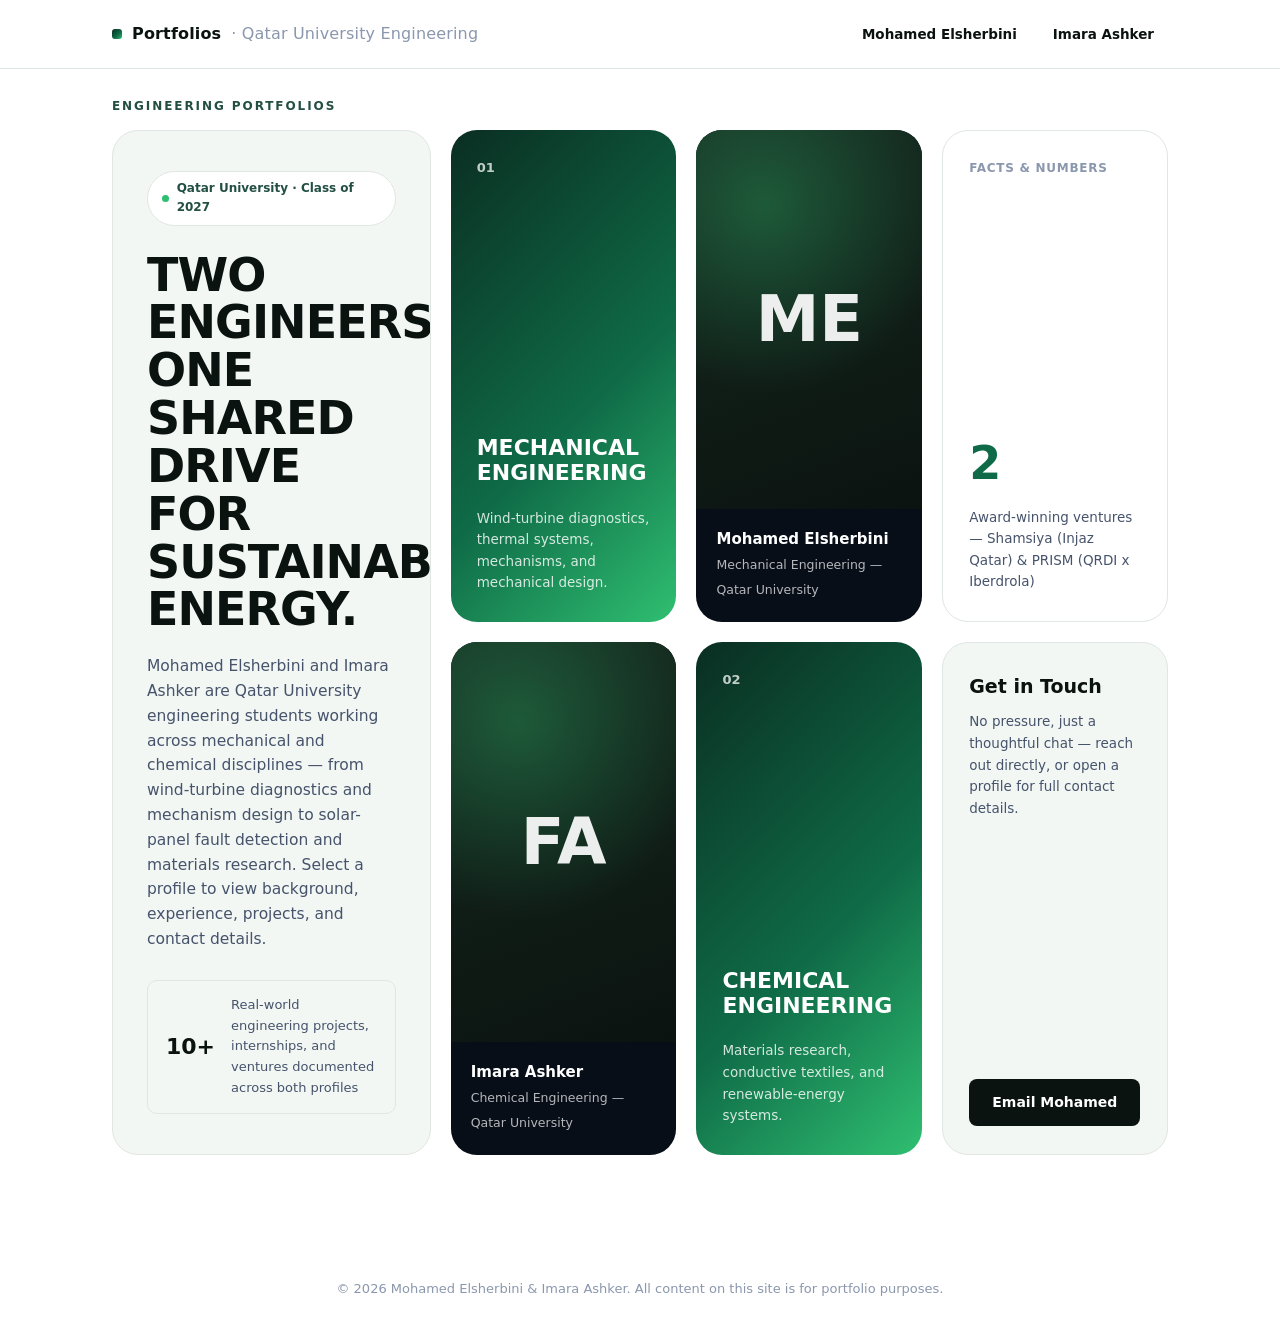
<file: index.html>
<!DOCTYPE html>
<html lang="en">
<head>
<meta charset="UTF-8" />
<meta name="viewport" content="width=device-width, initial-scale=1.0" />
<title>Portfolios — Mohamed Elsherbini &amp; Imara Ashker</title>
<link rel="stylesheet" href="style.css" />
</head>
<body>

<nav class="site-nav">
  <div class="container">
    <div class="brand">Portfolios <span>· Qatar University Engineering</span></div>
    <ul class="nav-links">
      <li><a href="person1.html">Mohamed Elsherbini</a></li>
      <li><a href="person2.html">Imara Ashker</a></li>
    </ul>
  </div>
</nav>

<div class="bento-wrap">
  <div class="bento-eyebrow">Engineering Portfolios</div>

  <div class="bento-grid">

    <div class="bento-tile bento-headline">
      <div>
        <span class="eyebrow-pill">Qatar University · Class of 2027</span>
        <h1>Two Engineers.<br />One Shared Drive for Sustainable Energy.</h1>
        <p>Mohamed Elsherbini and Imara Ashker are Qatar University engineering students
           working across mechanical and chemical disciplines — from wind-turbine diagnostics
           and mechanism design to solar-panel fault detection and materials research. Select a
           profile to view background, experience, projects, and contact details.</p>
      </div>
      <div class="bento-rating">
        <span class="num">10+</span>
        <span class="sub">Real-world engineering projects, internships, and ventures documented across both profiles</span>
      </div>
    </div>

    <a href="person1.html" class="bento-tile bento-category is-link">
      <div class="idx">01</div>
      <div>
        <h3>Mechanical Engineering</h3>
        <div class="desc">Wind-turbine diagnostics, thermal systems, mechanisms, and mechanical design.</div>
      </div>
    </a>

    <a href="person1.html" class="bento-tile bento-portrait is-link">
      <div class="portrait-avatar">ME</div>
      <div class="portrait-caption">
        <strong>Mohamed Elsherbini</strong>
        <span>Mechanical Engineering — Qatar University</span>
      </div>
    </a>

    <div class="bento-tile bento-facts">
      <div class="label">Facts &amp; Numbers</div>
      <div class="big">2</div>
      <div class="desc">Award-winning ventures — Shamsiya (Injaz Qatar) &amp; PRISM (QRDI x Iberdrola)</div>
    </div>

    <a href="person2.html" class="bento-tile bento-portrait is-link">
      <div class="portrait-avatar">FA</div>
      <div class="portrait-caption">
        <strong>Imara Ashker</strong>
        <span>Chemical Engineering — Qatar University</span>
      </div>
    </a>

    <a href="person2.html" class="bento-tile bento-category is-link">
      <div class="idx">02</div>
      <div>
        <h3>Chemical Engineering</h3>
        <div class="desc">Materials research, conductive textiles, and renewable-energy systems.</div>
      </div>
    </a>

    <div class="bento-tile bento-discuss">
      <div>
        <h3>Get in Touch</h3>
        <p>No pressure, just a thoughtful chat — reach out directly, or open a profile for full contact details.</p>
      </div>
      <a class="btn btn-primary" href="mailto:mohammed.mustafa0705@gmail.com">Email Mohamed</a>
    </div>

  </div>
</div>

<footer class="landing-footer">
  &copy; 2026 Mohamed Elsherbini &amp; Imara Ashker. All content on this site is for portfolio purposes.
</footer>

</body>
</html>
</file>
<file: style.css>
/* =========================================================
   Portfolio Site — Shared Stylesheet
   Professional, minimal, no decorative clutter.
   ========================================================= */

:root {
  --navy-950: #0b1220;
  --navy-900: #0f1729;
  --navy-800: #16213a;
  --navy-700: #1e2c4a;
  --slate-600: #46536b;
  --slate-400: #8a97ad;
  --slate-200: #d8dde6;
  --paper: #ffffff;
  --paper-alt: #f2f7f4;
  --ink: #0b1310;
  --white: #ffffff;
  --accent: #2f6f5e;
  --accent-light: #d9ece6;
  --accent-dark: #234f42;
  --gold: #a97d2f;
  --gold-light: #f7ecd8;
  --gold-dark: #7c5b1f;
  --border: #e0e6e2;
  /* Bento hero gradient — deep forest to vivid emerald */
  --g1: #0a2e22;
  --g2: #0f6b47;
  --g3: #2fbf71;
  --grad-hero: linear-gradient(135deg, var(--g1) 0%, var(--g2) 58%, var(--g3) 100%);
  --shadow-sm: 0 1px 2px rgba(11, 19, 16, 0.06);
  --shadow-md: 0 8px 24px rgba(11, 19, 16, 0.08);
  --shadow-lg: 0 20px 48px rgba(11, 19, 16, 0.14);
  --radius: 10px;
  --radius-lg: 16px;
  --radius-xl: 26px;
  --max-width: 1120px;
  --font: "Inter", "Segoe UI", system-ui, -apple-system, Roboto, Helvetica, Arial, sans-serif;
}

* {
  box-sizing: border-box;
}

html {
  scroll-behavior: smooth;
}

body {
  margin: 0;
  font-family: var(--font);
  color: var(--ink);
  background: var(--paper);
  line-height: 1.6;
  -webkit-font-smoothing: antialiased;
}

img {
  max-width: 100%;
  display: block;
}

a {
  color: inherit;
  text-decoration: none;
}

.container {
  max-width: var(--max-width);
  margin: 0 auto;
  padding: 0 32px;
}

/* ---------- Top Navigation ---------- */

.site-nav {
  position: sticky;
  top: 0;
  z-index: 40;
  background: rgba(255, 255, 255, 0.92);
  backdrop-filter: saturate(140%) blur(8px);
  border-bottom: 1px solid var(--border);
}

.site-nav .container {
  display: flex;
  align-items: center;
  justify-content: space-between;
  height: 68px;
}

.site-nav .brand {
  color: var(--ink);
  font-weight: 800;
  font-size: 16px;
  letter-spacing: 0.01em;
  display: inline-flex;
  align-items: center;
  gap: 10px;
}

.site-nav .brand::before {
  content: "";
  width: 10px;
  height: 10px;
  border-radius: 3px;
  background: var(--grad-hero);
  display: inline-block;
}

.site-nav .brand span {
  color: var(--slate-400);
  font-weight: 500;
}

.site-nav .nav-links {
  display: flex;
  gap: 8px;
  list-style: none;
  margin: 0;
  padding: 0;
}

.site-nav .nav-links a {
  color: var(--ink);
  font-size: 13.5px;
  font-weight: 600;
  padding: 8px 14px;
  border-radius: 100px;
  transition: background 0.15s ease, color 0.15s ease;
}

.site-nav .nav-links a:hover {
  background: var(--accent-light);
  color: var(--accent-dark);
}

.site-nav .back-link {
  color: var(--ink);
  font-size: 14px;
  font-weight: 700;
  display: inline-flex;
  align-items: center;
  gap: 6px;
}

.site-nav .back-link:hover {
  color: var(--accent-dark);
}

/* ---------- Landing Page: Bento Grid ---------- */

.bento-wrap {
  max-width: var(--max-width);
  margin: 0 auto;
  padding: 28px 32px 96px;
}

.bento-eyebrow {
  text-transform: uppercase;
  letter-spacing: 0.16em;
  font-size: 12px;
  font-weight: 700;
  color: var(--accent-dark);
  margin-bottom: 14px;
}

.bento-grid {
  display: grid;
  grid-template-columns: 1.2fr 0.85fr 0.85fr 0.85fr;
  grid-template-rows: repeat(2, minmax(220px, auto));
  gap: 20px;
}

@media (max-width: 980px) {
  .bento-grid {
    grid-template-columns: 1fr 1fr;
    grid-template-rows: auto;
  }
}

@media (max-width: 600px) {
  .bento-grid {
    grid-template-columns: 1fr;
  }
}

.bento-tile {
  border-radius: var(--radius-xl);
  padding: 28px 26px;
  display: flex;
  flex-direction: column;
  position: relative;
  overflow: hidden;
  transition: transform 0.2s ease, box-shadow 0.2s ease;
}

.bento-tile.is-link {
  cursor: pointer;
}

.bento-tile.is-link:hover {
  transform: translateY(-3px);
  box-shadow: var(--shadow-lg);
}

.bento-headline {
  grid-row: 1 / 3;
  background: var(--paper-alt);
  border: 1px solid var(--border);
  justify-content: space-between;
  padding: 40px 34px;
}

.bento-headline .eyebrow-pill {
  display: inline-flex;
  align-items: center;
  gap: 8px;
  align-self: flex-start;
  background: var(--white);
  border: 1px solid var(--border);
  color: var(--accent-dark);
  font-size: 12px;
  font-weight: 700;
  padding: 7px 14px;
  border-radius: 100px;
  margin-bottom: 26px;
}

.bento-headline .eyebrow-pill::before {
  content: "";
  width: 7px;
  height: 7px;
  border-radius: 50%;
  background: var(--g3);
}

.bento-headline h1 {
  font-size: 46px;
  line-height: 1.04;
  font-weight: 800;
  letter-spacing: -0.02em;
  color: var(--ink);
  text-transform: uppercase;
  margin: 0 0 20px;
}

.bento-headline p {
  color: var(--slate-600);
  font-size: 15.5px;
  max-width: 380px;
  margin: 0 0 28px;
}

.bento-rating {
  display: flex;
  align-items: center;
  gap: 16px;
  border: 1px solid var(--border);
  border-radius: var(--radius);
  padding: 14px 18px;
  margin-top: auto;
}

.bento-rating .num {
  font-size: 22px;
  font-weight: 800;
  color: var(--ink);
}

.bento-rating .sub {
  font-size: 13px;
  color: var(--slate-600);
}

.bento-category {
  background: var(--grad-hero);
  color: var(--white);
  justify-content: space-between;
}

.bento-category .idx {
  font-size: 13px;
  font-weight: 700;
  color: rgba(255, 255, 255, 0.75);
  margin-bottom: 18px;
}

.bento-category h3 {
  font-size: 22px;
  font-weight: 800;
  line-height: 1.15;
  text-transform: uppercase;
  margin: 0 0 auto;
}

.bento-category .desc {
  font-size: 13.5px;
  color: rgba(255, 255, 255, 0.82);
  margin-top: 22px;
}

.bento-portrait {
  background: var(--navy-950);
  color: var(--white);
  justify-content: flex-end;
  padding: 0;
}

.bento-portrait .portrait-avatar {
  flex: 1;
  display: flex;
  align-items: center;
  justify-content: center;
  font-size: 64px;
  font-weight: 800;
  color: rgba(255, 255, 255, 0.92);
  background:
    radial-gradient(circle at 30% 20%, rgba(47, 191, 113, 0.35), transparent 55%),
    linear-gradient(160deg, #16281f 0%, #0b1310 100%);
}

.bento-portrait .portrait-caption {
  padding: 18px 20px 20px;
  background: rgba(0, 0, 0, 0.25);
}

.bento-portrait .portrait-caption strong {
  display: block;
  font-size: 15px;
  font-weight: 700;
}

.bento-portrait .portrait-caption span {
  font-size: 12.5px;
  color: rgba(255, 255, 255, 0.7);
}

.bento-facts {
  background: var(--white);
  border: 1px solid var(--border);
  justify-content: space-between;
}

.bento-facts .label {
  font-size: 12px;
  font-weight: 700;
  text-transform: uppercase;
  letter-spacing: 0.06em;
  color: var(--slate-400);
}

.bento-facts .big {
  font-size: 46px;
  font-weight: 800;
  color: var(--g2);
  letter-spacing: -0.02em;
  margin-top: auto;
}

.bento-facts .desc {
  font-size: 13.5px;
  color: var(--slate-600);
  margin-top: 6px;
}

.bento-discuss {
  background: var(--paper-alt);
  border: 1px solid var(--border);
  justify-content: space-between;
}

.bento-discuss h3 {
  font-size: 19px;
  font-weight: 800;
  color: var(--ink);
  margin: 0 0 10px;
}

.bento-discuss p {
  font-size: 13.5px;
  color: var(--slate-600);
  margin: 0;
}

.bento-discuss .btn {
  margin-top: 22px;
  align-self: flex-start;
}

.avatar {
  width: 96px;
  height: 96px;
  border-radius: 50%;
  margin: 0 auto 20px;
  display: flex;
  align-items: center;
  justify-content: center;
  font-size: 30px;
  font-weight: 700;
  color: var(--white);
  background: linear-gradient(135deg, var(--accent) 0%, var(--accent-dark) 100%);
  letter-spacing: 0.02em;
}

.profile-card h2 {
  font-size: 21px;
  margin: 0 0 4px;
  font-weight: 700;
}

.profile-card .role {
  color: var(--slate-600);
  font-size: 14px;
  margin-bottom: 18px;
}

.profile-card .blurb {
  color: var(--slate-600);
  font-size: 14px;
  margin-bottom: 26px;
}

.btn {
  display: inline-flex;
  align-items: center;
  justify-content: center;
  gap: 8px;
  padding: 11px 22px;
  border-radius: 8px;
  font-size: 14px;
  font-weight: 600;
  cursor: pointer;
  border: 1px solid transparent;
  transition: background 0.15s ease, color 0.15s ease, border-color 0.15s ease;
}

.btn-primary {
  background: var(--ink);
  color: var(--white);
}

.btn-primary:hover {
  background: var(--accent-dark);
}

.btn-outline {
  background: transparent;
  color: var(--ink);
  border-color: var(--border);
}

.btn-outline:hover {
  border-color: var(--ink);
}

.btn-sm {
  padding: 8px 16px;
  font-size: 13px;
}

.landing-footer {
  text-align: center;
  padding: 28px 0 40px;
  color: var(--slate-400);
  font-size: 13px;
}

/* ---------- Profile Page Header: Bento Style ---------- */

.profile-header {
  padding: 28px 0 0;
}

.profile-header .container {
  display: grid;
  grid-template-columns: 1.6fr 0.9fr;
  gap: 20px;
}

@media (max-width: 780px) {
  .profile-header .container {
    grid-template-columns: 1fr;
  }
}

.profile-header .header-main {
  background: var(--grad-hero);
  color: var(--white);
  border-radius: var(--radius-xl);
  padding: 44px 40px;
  display: flex;
  align-items: center;
  gap: 28px;
}

.profile-header .avatar {
  width: 108px;
  height: 108px;
  font-size: 34px;
  flex-shrink: 0;
  background: rgba(255, 255, 255, 0.14);
  border: 1px solid rgba(255, 255, 255, 0.35);
  box-shadow: none;
}

.profile-header h1 {
  font-size: 30px;
  font-weight: 800;
  margin: 0 0 6px;
  letter-spacing: -0.01em;
  text-transform: uppercase;
}

.profile-header .role {
  font-size: 15.5px;
  color: rgba(255, 255, 255, 0.85);
  font-weight: 500;
  margin-bottom: 14px;
}

.profile-header .meta {
  display: flex;
  flex-wrap: wrap;
  gap: 16px;
  color: rgba(255, 255, 255, 0.85);
  font-size: 13.5px;
}

.profile-header .meta span {
  display: inline-flex;
  align-items: center;
  gap: 6px;
}

.profile-header .header-stat {
  background: var(--paper-alt);
  border: 1px solid var(--border);
  border-radius: var(--radius-xl);
  padding: 26px 28px;
  display: flex;
  flex-direction: column;
  justify-content: space-between;
}

.profile-header .header-stat .label {
  font-size: 12px;
  font-weight: 700;
  text-transform: uppercase;
  letter-spacing: 0.06em;
  color: var(--slate-400);
}

.profile-header .header-stat .big {
  font-size: 44px;
  font-weight: 800;
  color: var(--g2);
  letter-spacing: -0.02em;
  margin: 10px 0 4px;
}

.profile-header .header-stat .desc {
  font-size: 13px;
  color: var(--slate-600);
}

@media (max-width: 640px) {
  .profile-header .header-main {
    flex-direction: column;
    text-align: center;
  }
  .profile-header .meta {
    justify-content: center;
  }
}

/* ---------- Sections ---------- */

section.block {
  padding: 64px 0;
  border-bottom: 1px solid var(--border);
}

section.block:last-of-type {
  border-bottom: none;
}

.section-label {
  text-transform: uppercase;
  letter-spacing: 0.14em;
  font-size: 12px;
  font-weight: 700;
  color: var(--accent-dark);
  margin-bottom: 10px;
}

.section-title {
  font-size: 28px;
  font-weight: 800;
  margin: 0 0 36px;
  color: var(--ink);
  text-transform: uppercase;
  letter-spacing: -0.01em;
}

/* Summary */

.summary-grid {
  display: grid;
  grid-template-columns: 1.1fr 0.9fr;
  gap: 48px;
}

@media (max-width: 720px) {
  .summary-grid {
    grid-template-columns: 1fr;
  }
}

.summary-grid p {
  color: var(--slate-600);
  font-size: 15.5px;
  margin: 0 0 16px;
}

.summary-grid h3 {
  font-size: 13px;
  text-transform: uppercase;
  letter-spacing: 0.08em;
  color: var(--ink);
  margin: 0 0 14px;
}

.skill-tags {
  display: flex;
  flex-wrap: wrap;
  gap: 10px;
  margin-bottom: 28px;
}

.skill-tag {
  background: var(--white);
  border: 1px solid var(--border);
  color: var(--ink);
  font-size: 13px;
  font-weight: 500;
  padding: 7px 14px;
  border-radius: 100px;
}

.goals-box {
  background: var(--accent-light);
  border-radius: var(--radius);
  padding: 22px 24px;
  border-left: 3px solid var(--accent);
}

.goals-box p {
  color: var(--accent-dark);
  margin: 0;
  font-size: 14.5px;
}

/* Experience */

.timeline {
  position: relative;
  padding-left: 28px;
  border-left: 2px solid var(--border);
}

.timeline-item {
  position: relative;
  padding-bottom: 40px;
}

.timeline-item:last-child {
  padding-bottom: 0;
}

.timeline-item::before {
  content: "";
  position: absolute;
  left: -34px;
  top: 4px;
  width: 12px;
  height: 12px;
  border-radius: 50%;
  background: var(--white);
  border: 3px solid var(--accent);
}

.timeline-item .item-top {
  display: flex;
  justify-content: space-between;
  align-items: baseline;
  flex-wrap: wrap;
  gap: 8px;
  margin-bottom: 4px;
}

.timeline-item h3 {
  font-size: 17px;
  font-weight: 700;
  margin: 0;
  color: var(--ink);
}

.timeline-item .dates {
  font-size: 13px;
  color: var(--slate-400);
  font-weight: 600;
  white-space: nowrap;
}

.timeline-item .org {
  font-size: 14px;
  color: var(--accent-dark);
  font-weight: 600;
  margin-bottom: 10px;
}

.timeline-item ul {
  margin: 0;
  padding-left: 18px;
  color: var(--slate-600);
  font-size: 14.5px;
}

.timeline-item li {
  margin-bottom: 5px;
}

.timeline-item li::marker {
  color: var(--accent);
}

.resume-cta {
  margin-top: 36px;
}

.timeline-actions {
  margin-top: 12px;
  display: flex;
  gap: 10px;
  flex-wrap: wrap;
}

.cert-list {
  margin: 0;
  padding-left: 18px;
  color: var(--slate-600);
  font-size: 14.5px;
}

.cert-list li {
  margin-bottom: 8px;
}

.cert-list li::marker {
  color: var(--accent);
}

/* Flagship achievement highlight */
.timeline-item.flagship {
  background: var(--gold-light);
  border: 1px solid #ecdcb6;
  border-radius: var(--radius);
  padding: 22px 24px 26px;
  margin-bottom: 8px;
}

.timeline-item.flagship::before {
  border-color: var(--gold);
  background: var(--gold-light);
}

.timeline-item.flagship .org {
  color: var(--gold-dark);
}

.timeline-item.flagship li::marker {
  color: var(--gold);
}

.flagship-badge {
  display: inline-block;
  font-size: 12px;
  font-weight: 700;
  letter-spacing: 0.03em;
  text-transform: uppercase;
  color: var(--gold-dark);
  background: #fff;
  border: 1px solid var(--gold);
  padding: 4px 10px;
  border-radius: 100px;
  margin-bottom: 10px;
}

.timeline-item.flagship .btn-outline {
  border-color: var(--gold);
  color: var(--gold-dark);
}

.timeline-item.flagship .btn-outline:hover {
  background: var(--gold);
  border-color: var(--gold);
  color: var(--white);
}

/* Projects */

.project-grid {
  display: grid;
  grid-template-columns: repeat(2, 1fr);
  gap: 28px;
}

@media (max-width: 720px) {
  .project-grid {
    grid-template-columns: 1fr;
  }
}

.project-card {
  background: var(--white);
  border: 1px solid var(--border);
  border-radius: var(--radius-lg);
  overflow: hidden;
  box-shadow: var(--shadow-sm);
  transition: box-shadow 0.2s ease, transform 0.2s ease;
}

.project-card:hover {
  box-shadow: var(--shadow-md);
  transform: translateY(-2px);
}

.project-thumb {
  height: 160px;
  display: flex;
  align-items: center;
  justify-content: center;
  color: rgba(255, 255, 255, 0.85);
  font-size: 13px;
  font-weight: 600;
  letter-spacing: 0.04em;
  text-transform: uppercase;
}

.project-thumb.grad-1 { background: linear-gradient(135deg, #0a2e22, #2fbf71); }
.project-thumb.grad-2 { background: linear-gradient(135deg, #234f42, #6fae8e); }
.project-thumb.grad-3 { background: linear-gradient(135deg, #0f6b47, #1a3d2e); }
.project-thumb.grad-4 { background: linear-gradient(135deg, #16281f, #0b1310); }

.project-body {
  padding: 22px 24px 24px;
}

.project-body h3 {
  font-size: 17px;
  margin: 0 0 8px;
  font-weight: 700;
  color: var(--ink);
}

.project-body p {
  font-size: 14px;
  color: var(--slate-600);
  margin: 0 0 16px;
}

.project-tags {
  display: flex;
  flex-wrap: wrap;
  gap: 6px;
  margin-bottom: 18px;
}

.project-tags span {
  font-size: 11.5px;
  font-weight: 600;
  color: var(--accent-dark);
  background: var(--accent-light);
  padding: 4px 10px;
  border-radius: 100px;
}

.project-actions {
  display: flex;
  gap: 10px;
  flex-wrap: wrap;
}

/* Featured project card — spans full grid width, image + content side by side */

.project-card.featured {
  grid-column: 1 / -1;
  display: grid;
  grid-template-columns: 1.05fr 1fr;
}

@media (max-width: 780px) {
  .project-card.featured {
    grid-template-columns: 1fr;
  }
}

.project-card.featured .project-thumb {
  height: auto;
  min-height: 260px;
  padding: 0;
  background: var(--navy-950);
}

.project-card.featured .project-thumb img {
  width: 100%;
  height: 100%;
  object-fit: cover;
  display: block;
}

.project-card.featured .project-body {
  padding: 30px 32px;
}

.project-card.featured h3 {
  font-size: 20px;
}

.project-card.featured .featured-badge {
  display: inline-block;
  font-size: 11px;
  font-weight: 700;
  letter-spacing: 0.08em;
  text-transform: uppercase;
  color: var(--accent-dark);
  background: var(--accent-light);
  padding: 5px 12px;
  border-radius: 100px;
  margin-bottom: 12px;
}

.project-card.featured .stat-row {
  display: flex;
  flex-wrap: wrap;
  gap: 20px;
  margin: 18px 0 20px;
  padding: 16px 0;
  border-top: 1px solid var(--border);
  border-bottom: 1px solid var(--border);
}

.project-card.featured .stat-row div {
  min-width: 110px;
}

.project-card.featured .stat-row .stat-value {
  font-size: 17px;
  font-weight: 700;
  color: var(--ink);
  display: block;
}

.project-card.featured .stat-row .stat-label {
  font-size: 11.5px;
  color: var(--slate-400);
  text-transform: uppercase;
  letter-spacing: 0.05em;
}

/* Contact */

.contact-card {
  background: var(--grad-hero);
  border-radius: var(--radius-xl);
  padding: 44px 40px;
  color: var(--white);
  display: flex;
  align-items: center;
  justify-content: space-between;
  gap: 24px;
  flex-wrap: wrap;
}

.contact-card h3 {
  font-size: 20px;
  margin: 0 0 8px;
}

.contact-card p {
  color: var(--slate-200);
  margin: 0;
  font-size: 14.5px;
  max-width: 420px;
}

.contact-links {
  display: flex;
  gap: 12px;
  flex-wrap: wrap;
}

.contact-links .btn-outline {
  color: var(--white);
  border-color: rgba(255, 255, 255, 0.28);
}

.contact-links .btn-outline:hover {
  border-color: var(--white);
  background: rgba(255, 255, 255, 0.06);
}

/* ---------- Site Footer ---------- */

.site-footer {
  text-align: center;
  padding: 32px 0;
  color: var(--slate-400);
  font-size: 13px;
  border-top: 1px solid var(--border);
}

/* =========================================================
   View-Only Document Viewer (Modal)
   ========================================================= */

.viewer-overlay {
  position: fixed;
  inset: 0;
  background: rgba(11, 18, 32, 0.82);
  display: none;
  align-items: center;
  justify-content: center;
  z-index: 100;
  padding: 32px 16px;
}

.viewer-overlay.open {
  display: flex;
}

.viewer-panel {
  background: var(--navy-950);
  border-radius: 14px;
  width: min(760px, 100%);
  max-height: 90vh;
  display: flex;
  flex-direction: column;
  overflow: hidden;
  box-shadow: 0 40px 80px rgba(0, 0, 0, 0.5);
}

.viewer-topbar {
  display: flex;
  align-items: center;
  justify-content: space-between;
  padding: 14px 20px;
  border-bottom: 1px solid rgba(255, 255, 255, 0.08);
  color: var(--white);
  flex-shrink: 0;
}

.viewer-topbar .viewer-title {
  font-size: 14px;
  font-weight: 600;
}

.viewer-topbar .viewer-note {
  font-size: 11.5px;
  color: var(--slate-400);
  margin-top: 2px;
}

.viewer-close {
  background: rgba(255, 255, 255, 0.08);
  border: none;
  color: var(--white);
  width: 32px;
  height: 32px;
  border-radius: 8px;
  font-size: 16px;
  cursor: pointer;
  display: flex;
  align-items: center;
  justify-content: center;
}

.viewer-close:hover {
  background: rgba(255, 255, 255, 0.18);
}

.viewer-body {
  overflow-y: auto;
  padding: 20px;
  display: flex;
  flex-direction: column;
  align-items: center;
  gap: 16px;
  background: #232f47;
  user-select: none;
  -webkit-user-select: none;
}

.viewer-body canvas {
  box-shadow: 0 4px 18px rgba(0, 0, 0, 0.35);
  max-width: 100%;
  pointer-events: none;
}

.viewer-loading {
  color: var(--slate-200);
  font-size: 13.5px;
  padding: 40px 0;
}

.viewer-pagenav {
  display: flex;
  align-items: center;
  justify-content: center;
  gap: 14px;
  padding: 12px 20px;
  border-top: 1px solid rgba(255, 255, 255, 0.08);
  color: var(--slate-200);
  font-size: 13px;
  flex-shrink: 0;
}

.viewer-pagenav button {
  background: rgba(255, 255, 255, 0.08);
  border: none;
  color: var(--white);
  padding: 6px 14px;
  border-radius: 6px;
  cursor: pointer;
  font-size: 13px;
}

.viewer-pagenav button:disabled {
  opacity: 0.35;
  cursor: not-allowed;
}

.viewer-pagenav button:not(:disabled):hover {
  background: rgba(255, 255, 255, 0.16);
}

.doc-trigger {
  display: inline-flex;
  align-items: center;
  gap: 8px;
}

/* =========================================================
   Mobile Responsiveness
   ========================================================= */

@media (max-width: 700px) {
  .container {
    padding: 0 20px;
  }

  .bento-wrap {
    padding: 20px 20px 64px;
  }

  .site-nav .container {
    flex-wrap: wrap;
    height: auto;
    padding: 12px 20px;
    row-gap: 10px;
  }

  .site-nav .brand span {
    display: none;
  }

  .site-nav .nav-links {
    width: 100%;
    overflow-x: auto;
    flex-wrap: nowrap;
    -webkit-overflow-scrolling: touch;
    scrollbar-width: none;
  }

  .site-nav .nav-links::-webkit-scrollbar {
    display: none;
  }

  .site-nav .nav-links a {
    white-space: nowrap;
  }

  section.block {
    padding: 44px 0;
  }

  .section-title {
    font-size: 23px;
    margin-bottom: 26px;
  }

  .bento-headline h1 {
    font-size: 30px;
  }

  .bento-headline p {
    max-width: none;
  }

  .profile-header h1 {
    font-size: 23px;
  }

  .profile-header .header-main,
  .profile-header .header-stat {
    padding: 28px 24px;
  }

  .contact-card {
    padding: 30px 24px;
  }

  .project-card.featured .project-body {
    padding: 24px 22px;
  }

  .summary-grid,
  .project-grid {
    gap: 24px;
  }
}

@media (max-width: 600px) {
  .bento-headline {
    grid-row: auto;
  }
}

@media (max-width: 420px) {
  .bento-facts .big,
  .profile-header .header-stat .big {
    font-size: 36px;
  }

  .bento-category h3 {
    font-size: 19px;
  }

  .contact-card {
    flex-direction: column;
    align-items: flex-start;
  }

  .contact-links {
    width: 100%;
  }

  .contact-links .btn {
    flex: 1 1 auto;
  }
}
</file>
